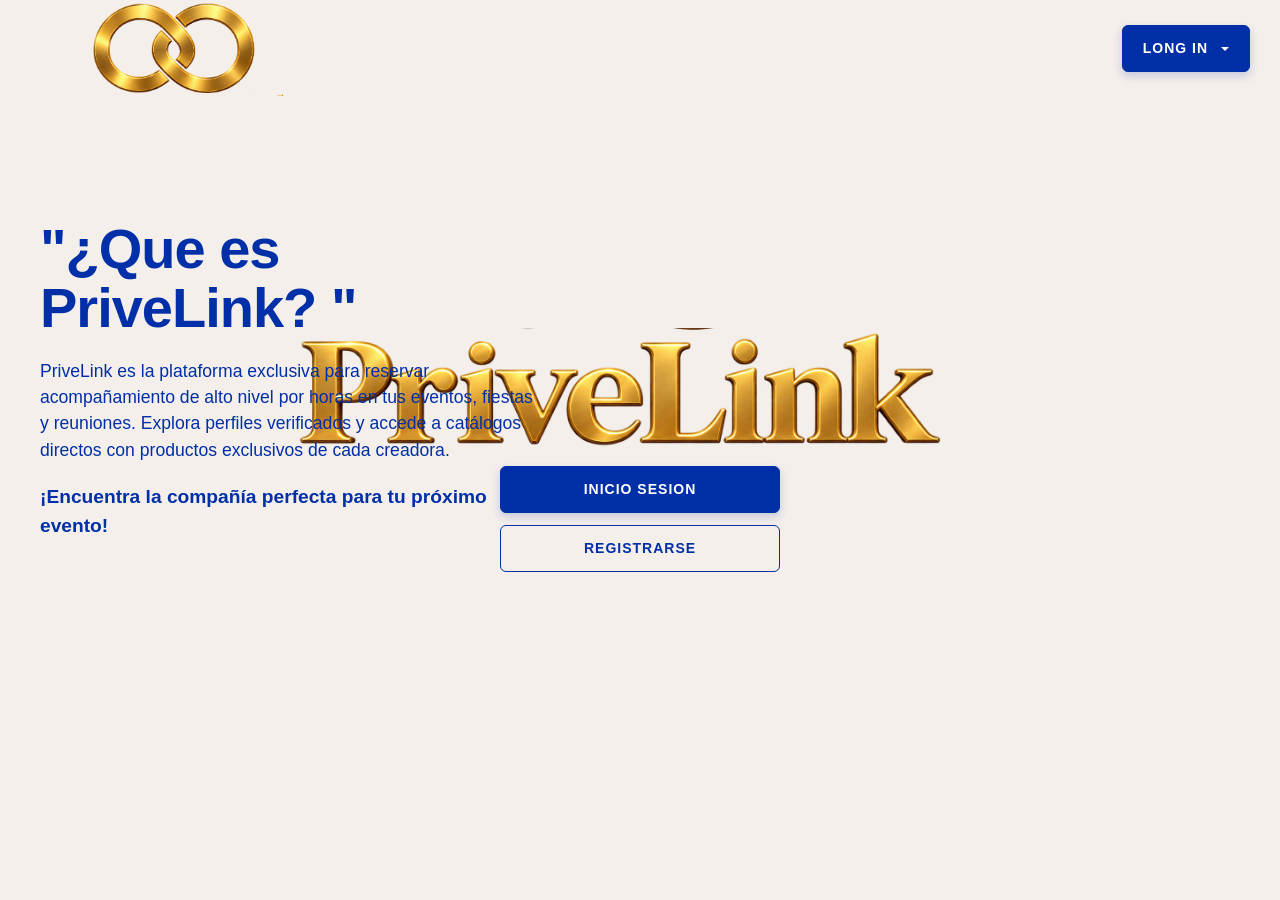
<file: index.html>
<!DOCTYPE html>
<html lang="es">

<head>
    <title>PriveLink</title>
    <meta charset="utf-8">
    <link href="https://cdn.jsdelivr.net/npm/bootstrap@5.3.8/dist/css/bootstrap.min.css" rel="stylesheet"
        integrity="sha384-sRIl4kxILFvY47J16cr9ZwB07vP4J8+LH7qKQnuqkuIAvNWLzeN8tE5YBujZqJLB" crossorigin="anonymous">
    <link rel="stylesheet" href="estilo.css">
</head>

<body>

    <!-- Logo de la esquina izquierda (200px) y boton de logn  -->
    <header class="header-top">
        <div class="logo-container">
            <img src="img/PriveLink_logo.png" alt="Prevelink" class="logo-small">
        </div>

        <div class="inicio">
            <a href="inicio-admin.html">
            <button class="btn btn-custom primary dropdown-toggle" type="button">
                Long in </button></a>
        </div>
    </header>

    <!-- Bloque central agrupado: Logo grande (700px) + Botones -->
    <nav class="hero-center">
        <div id="nombre-grande">
            <img src="img/PriveLink_nombre.png" alt="nombre-pl" class="logo-grande">
        </div>

        <div class="botones">
            <a href="inicio-sesion.html">
            <button class="btn-custom primary" type="button">Inicio Sesion</button></a>
            <button class="btn-custom secondary" type="button">Registrarse</button>
        </div>
    </nav>
    <aside id="mensaje">
        <h1 class= pregunta>
        "¿Que es <br> PriveLink? "</h1>
            <p class="descripcion">
                PriveLink es la plataforma exclusiva para reservar 
                acompañamiento de alto nivel por horas en tus eventos, 
                fiestas y reuniones. Explora perfiles verificados y 
                accede a catálogos directos con productos exclusivos de cada creadora.
            </p>
            <p class="llamado">¡Encuentra la compañía perfecta para tu próximo evento!</p>
    </aside>
    
    <footer id="footer"></footer>

    <script src="js/layout.js"></script>
    <script src="https://cdn.jsdelivr.net/npm/bootstrap@5.3.8/dist/js/bootstrap.bundle.min.js" integrity="sha384-FKyoEForCGlyvwx9Hj09JcYn3nv7wiPVlz7YYwJrWVcXK/BmnVDxM+D2scQbITxI" crossorigin="anonymous"></script>

</body>

 </html>
</file>
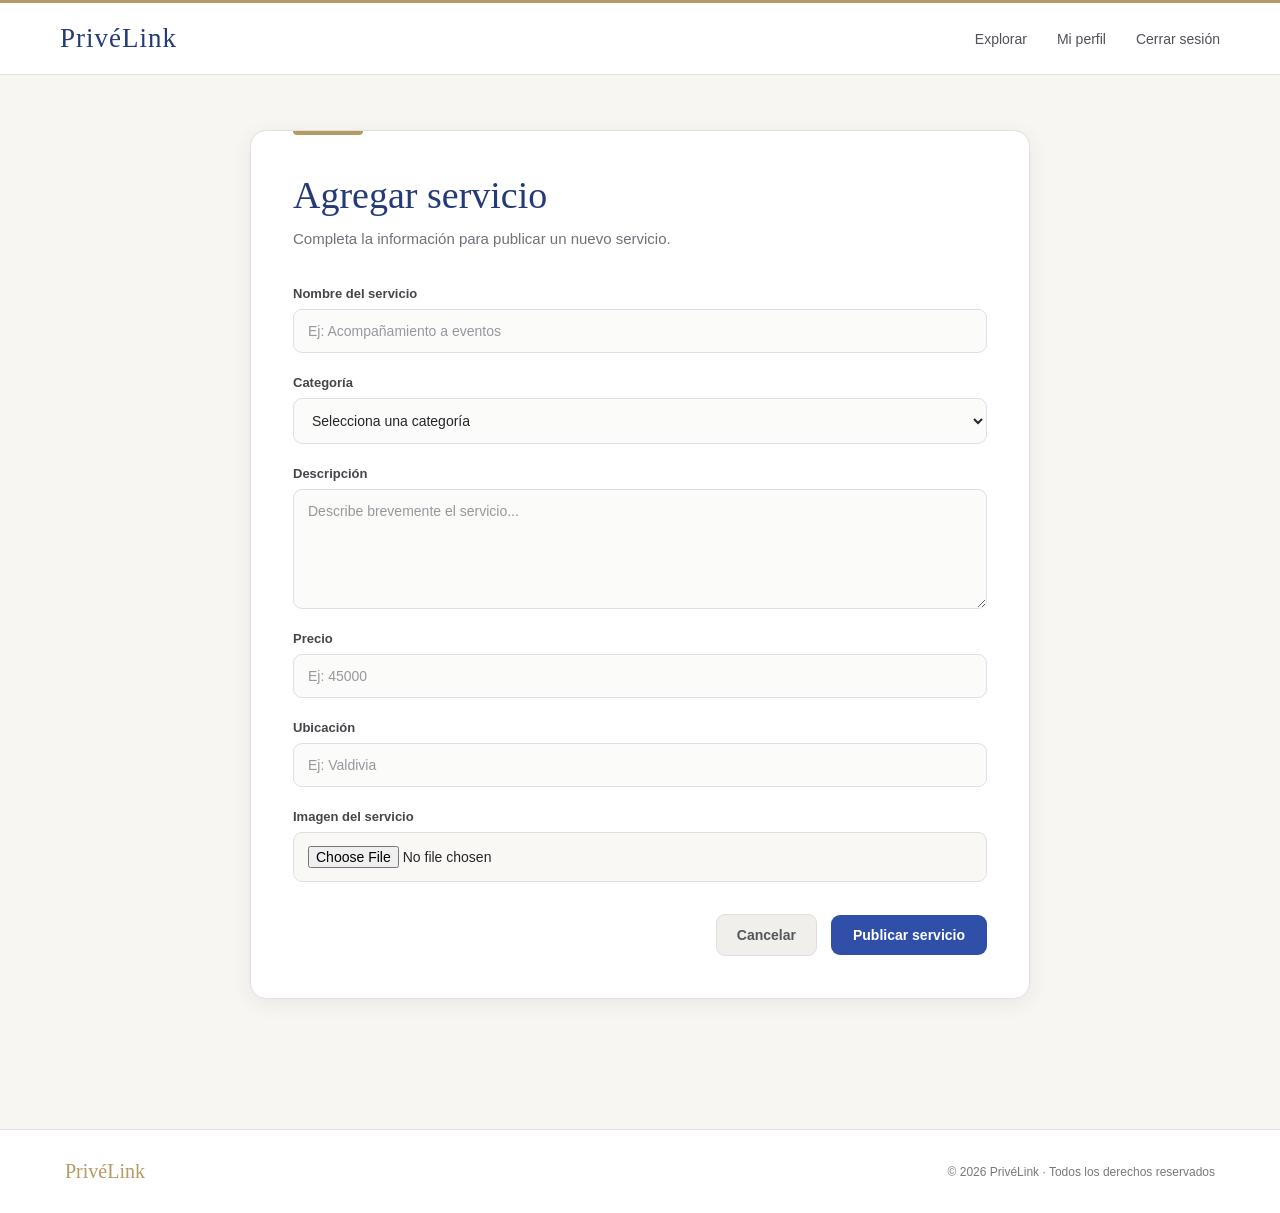
<file: agregar-servicio.html>
<!DOCTYPE html>
<html lang="es">

<head>
    <meta charset="UTF-8">

    <meta name="viewport" content="width=device-width, initial-scale=1.0">

    <title>PrivéLink | Agregar servicio</title>

    <link rel="stylesheet" href="css/layout.css">
    <link rel="stylesheet" href="css/servicio.css">
</head>

<body>

    <!-- Navbar compartido -->
    <header id="navbar"></header>


    <main>

        <section class="contenedor-formulario">

            <div class="encabezado-formulario">

                <h1>Agregar servicio</h1>

                <p>
                    Completa la información para publicar un nuevo servicio.
                </p>

            </div>


            <form class="formulario-servicio">

                <!-- Nombre -->
                <div class="campo">

                    <label for="nombre">
                        Nombre del servicio
                    </label>

                    <input
                        type="text"
                        id="nombre"
                        placeholder="Ej: Acompañamiento a eventos"
                    >

                </div>


                <!-- Categoría -->
                <div class="campo">

                    <label for="categoria">
                        Categoría
                    </label>

                    <select id="categoria">

                        <option value="">
                            Selecciona una categoría
                        </option>

                        <option>
                            Acompañamiento
                        </option>

                        <option>
                            Eventos
                        </option>

                        <option>
                            Cena y compañía
                        </option>

                        <option>
                            Otro
                        </option>

                    </select>

                </div>


                <!-- Descripción -->
                <div class="campo">

                    <label for="descripcion">
                        Descripción
                    </label>

                    <textarea
                        id="descripcion"
                        rows="5"
                        placeholder="Describe brevemente el servicio..."
                    ></textarea>

                </div>


                <!-- Precio -->
                <div class="campo">

                    <label for="precio">
                        Precio
                    </label>

                    <input
                        type="number"
                        id="precio"
                        placeholder="Ej: 45000"
                    >

                </div>


                <!-- Ubicación -->
                <div class="campo">

                    <label for="ubicacion">
                        Ubicación
                    </label>

                    <input
                        type="text"
                        id="ubicacion"
                        placeholder="Ej: Valdivia"
                    >

                </div>


                <!-- Imagen -->
                <div class="campo">

                    <label for="imagen">
                        Imagen del servicio
                    </label>

                    <input
                        type="file"
                        id="imagen"
                        accept="image/*"
                    >

                </div>


                <!-- Botones -->
                <div class="acciones">

                    <a href="perfil.html" class="boton-cancelar">
                        Cancelar
                    </a>

                    <button type="submit" class="boton-publicar">
                        Publicar servicio
                    </button>

                </div>

            </form>

        </section>

    </main>


    <!-- Footer compartido -->
    <footer id="footer"></footer>


    <script src="js/layout.js"></script>
    <script src="js/servicio.js"></script>

</body>

</html>
</file>
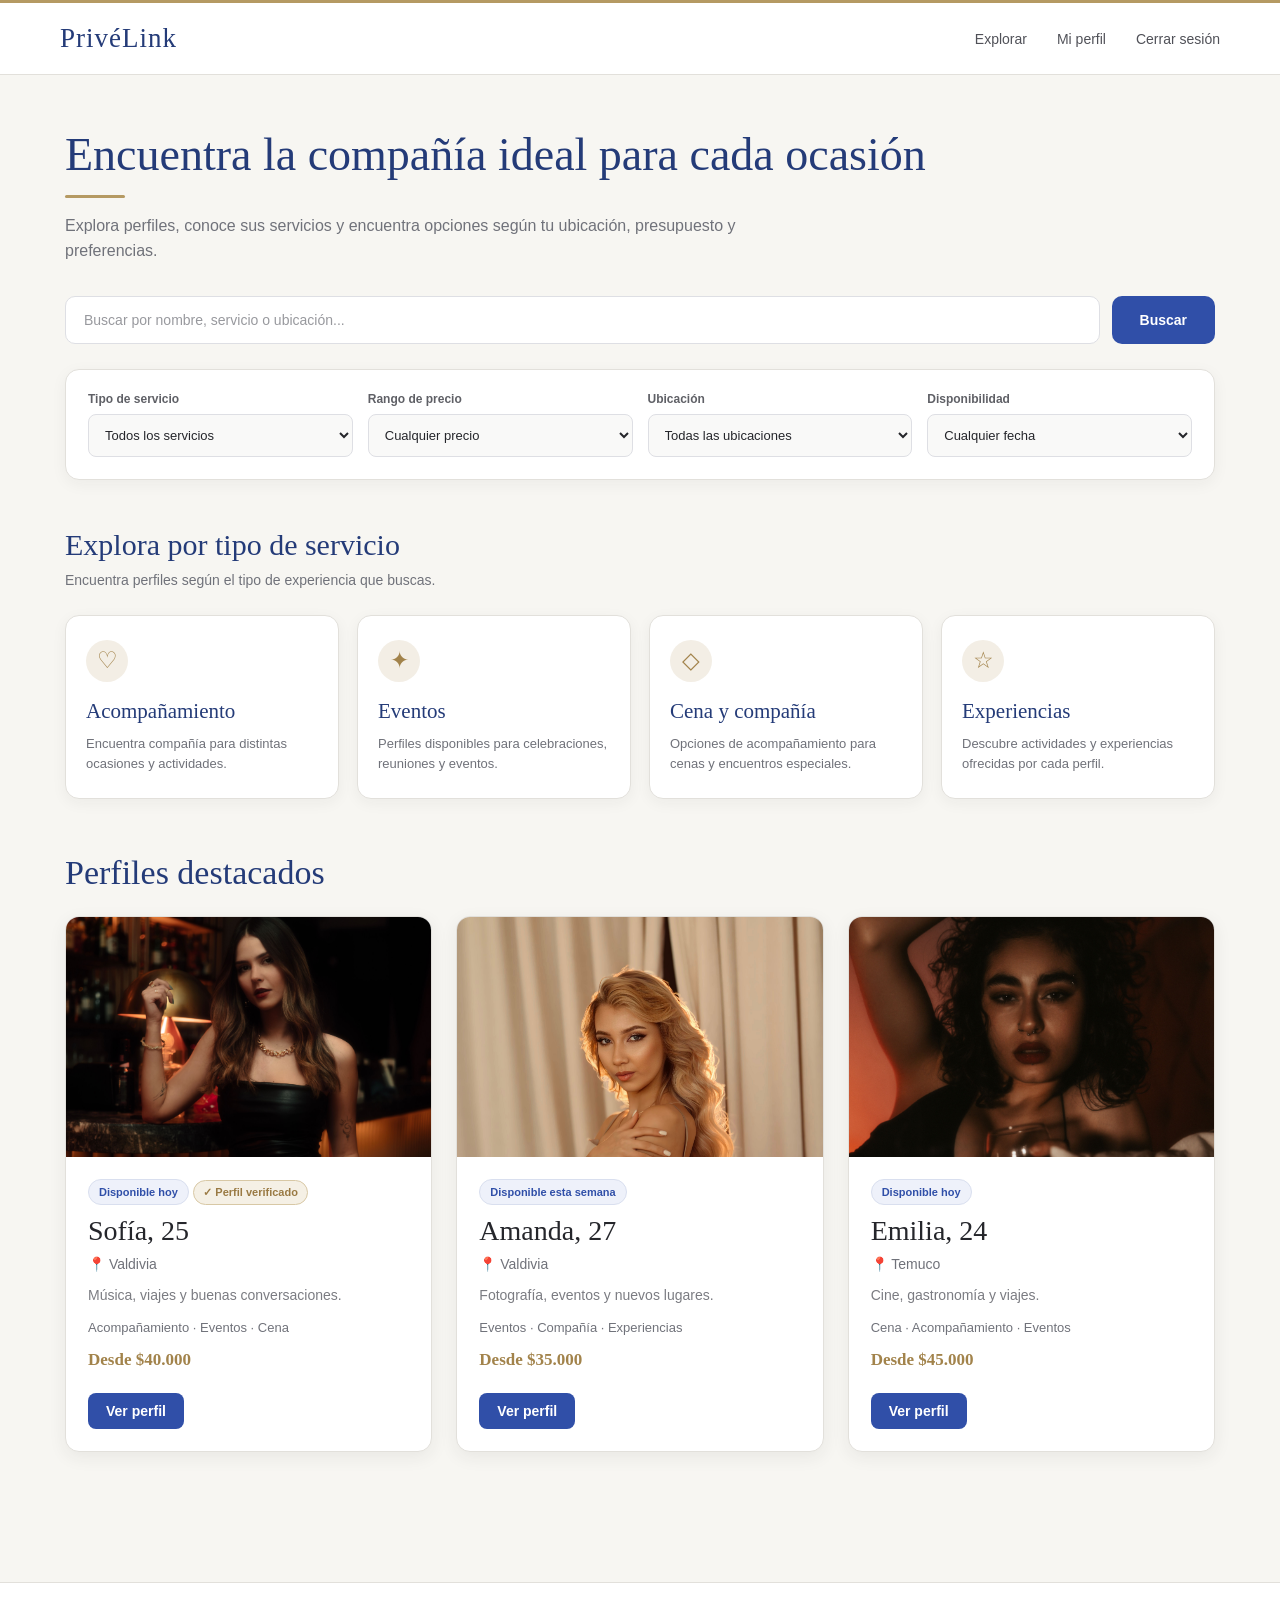
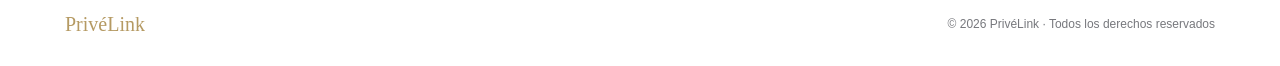
<file: feed.html>
<!DOCTYPE html>
<html lang="es">

<head>
    <meta charset="UTF-8">

    <meta name="viewport" content="width=device-width, initial-scale=1.0">

    <title>PrivéLink | Feed</title>

    <!-- CSS exclusivo de esta página -->
    <link rel="stylesheet" href="css/layout.css">
    <link rel="stylesheet" href="css/feed.css">
</head>

<body>

    <!--
        Aquí más adelante aparecerá el navbar.
        Lo crearemos desde layout.js.
    -->
    <header id="navbar"></header>


    <main>

        <!-- PRESENTACIÓN DEL FEED -->
        <section class="bienvenida">

            <h1>Encuentra la compañía ideal para cada ocasión</h1>

            <p>
                Explora perfiles, conoce sus servicios y encuentra opciones
                según tu ubicación, presupuesto y preferencias.
            </p>

        </section>


        <!-- BUSCADOR -->
        <section class="busqueda">

            <input
                type="search"
                placeholder="Buscar por nombre, servicio o ubicación..."
            >

            <button type="button">
                Buscar
            </button>

        </section>

    <!-- FILTROS DEL FEED -->
    <section class="filtros">

        <!-- Tipo de servicio -->
        <div class="grupo-filtro">

            <label for="filtro-servicio">
                Tipo de servicio
            </label>

            <select id="filtro-servicio">

                <option value="">
                    Todos los servicios
                </option>

                <option value="acompanamiento">
                    Acompañamiento
                </option>

                <option value="eventos">
                    Eventos
                </option>

                <option value="cena">
                    Cena y compañía
                </option>

                <option value="experiencias">
                    Experiencias
                </option>

            </select>

        </div>


        <!-- Precio -->
        <div class="grupo-filtro">

            <label for="filtro-precio">
                Rango de precio
            </label>

            <select id="filtro-precio">

                <option value="">
                    Cualquier precio
                </option>

                <option value="30000">
                    Hasta $30.000
                </option>

                <option value="50000">
                    $30.000 - $50.000
                </option>

                <option value="50001">
                    Más de $50.000
                </option>

            </select>

        </div>


        <!-- Ubicación -->
        <div class="grupo-filtro">

            <label for="filtro-ubicacion">
                Ubicación
            </label>

            <select id="filtro-ubicacion">

                <option value="">
                    Todas las ubicaciones
                </option>

                <option value="valdivia">
                    Valdivia
                </option>

                <option value="temuco">
                    Temuco
                </option>

                <option value="santiago">
                    Santiago
                </option>

            </select>

        </div>


        <!-- Disponibilidad -->
        <div class="grupo-filtro">

            <label for="filtro-disponibilidad">
                Disponibilidad
            </label>

            <select id="filtro-disponibilidad">

                <option value="">
                    Cualquier fecha
                </option>

                <option value="hoy">
                    Disponible hoy
                </option>

                <option value="semana">
                    Esta semana
                </option>

            </select>

        </div>

    </section>
        <!-- TIPOS DE SERVICIO -->
    <section class="categorias">

        <div class="encabezado-categorias">

            <h2>Explora por tipo de servicio</h2>

            <p>
                Encuentra perfiles según el tipo de experiencia que buscas.
            </p>

        </div>


        <div class="contenedor-categorias">

            <!-- CATEGORÍA 1 -->
            <article class="tarjeta-categoria">

                <div class="icono-categoria">
                    ♡
                </div>

                <h3>Acompañamiento</h3>

                <p>
                    Encuentra compañía para distintas ocasiones y actividades.
                </p>

            </article>


            <!-- CATEGORÍA 2 -->
            <article class="tarjeta-categoria">

                <div class="icono-categoria">
                    ✦
                </div>

                <h3>Eventos</h3>

                <p>
                    Perfiles disponibles para celebraciones, reuniones y eventos.
                </p>

            </article>


            <!-- CATEGORÍA 3 -->
            <article class="tarjeta-categoria">

                <div class="icono-categoria">
                    ◇
                </div>

                <h3>Cena y compañía</h3>

                <p>
                    Opciones de acompañamiento para cenas y encuentros especiales.
                </p>

            </article>


            <!-- CATEGORÍA 4 -->
            <article class="tarjeta-categoria">

                <div class="icono-categoria">
                    ☆
                </div>

                <h3>Experiencias</h3>

                <p>
                    Descubre actividades y experiencias ofrecidas por cada perfil.
                </p>

            </article>

        </div>

    </section>

        <!-- SECCIÓN PRINCIPAL DEL FEED -->
        <section class="feed">

            <h2>Perfiles destacados</h2>

            <div id="mensaje-sin-resultados" class="mensaje-sin-resultados">
                
                <h3>No encontramos perfiles</h3>

                <p>
                    Prueba modificando tu búsqueda o seleccionando otros filtros.
                </p>
                
            </div>


            <div class="contenedor-perfiles">

                <!-- PERFIL 1 -->
                <article class="tarjeta-perfil">

                    <div class="foto-perfil">
                        <img src="img/sofia.jpg" alt="Perfil de Sofía" class="foto-sofia">
                    </div>

                    <div class="informacion-perfil">

                        <div class="estado-perfil">
                            Disponible hoy
                        </div>
                        <div class="perfil-verificado">
                            ✓ Perfil verificado
                        </div>

                        <h3>Sofía, 25</h3>

                        <p class="ubicacion-perfil">
                            📍 Valdivia
                        </p>

                        <p class="descripcion">
                            Música, viajes y buenas conversaciones.
                        </p>

                        <p class="tipo-servicio">
                            Acompañamiento · Eventos · Cena
                        </p>

                        <p class="precio-desde">
                            Desde $40.000
                        </p>

                        <a href="perfil.html">
                            Ver perfil
                        </a>

                    </div>

                </article>


                <!-- PERFIL 2 -->
                <article class="tarjeta-perfil">

                    <div class="foto-perfil">
                        <img src="img/amanda.jpg" alt="Perfil de Amanda" class="foto-amanda">
                    </div>

                    <div class="informacion-perfil">

                        <div class="estado-perfil">
                            Disponible esta semana
                        </div>

                        <h3>Amanda, 27</h3>

                        <p class="ubicacion-perfil">
                            📍 Valdivia
                        </p>

                        <p class="descripcion">
                            Fotografía, eventos y nuevos lugares.
                        </p>

                        <p class="tipo-servicio">
                            Eventos · Compañía · Experiencias
                        </p>

                        <p class="precio-desde">
                            Desde $35.000
                        </p>

                        <a href="#">
                            Ver perfil
                        </a>

                    </div>

                </article>


                <!-- PERFIL 3 -->
                <article class="tarjeta-perfil">

                    <div class="foto-perfil">
                        <img src="img/emilia.jpg" alt="Perfil de Emilia" class="foto-emilia">
                    </div>

                    <div class="informacion-perfil">

                        <div class="estado-perfil">
                            Disponible hoy
                        </div>

                        <h3>Emilia, 24</h3>

                        <p class="ubicacion-perfil">
                            📍 Temuco
                        </p>

                        <p class="descripcion">
                            Cine, gastronomía y viajes.
                        </p>

                        <p class="tipo-servicio">
                            Cena · Acompañamiento · Eventos
                        </p>

                        <p class="precio-desde">
                            Desde $45.000
                        </p>

                        <a href="#">
                            Ver perfil
                        </a>

                    </div>

                </article>

            </div>

        </section>

    </main>


    <!--
        Aquí más adelante aparecerá el footer.
        También vendrá desde layout.js.
    -->
    <footer id="footer"></footer>


    <!-- Más adelante usaremos este archivo para navbar y footer -->
    <script src="js/layout.js"></script>
    <script src="js/feed.js"></script>

</body>
</html>
</file>
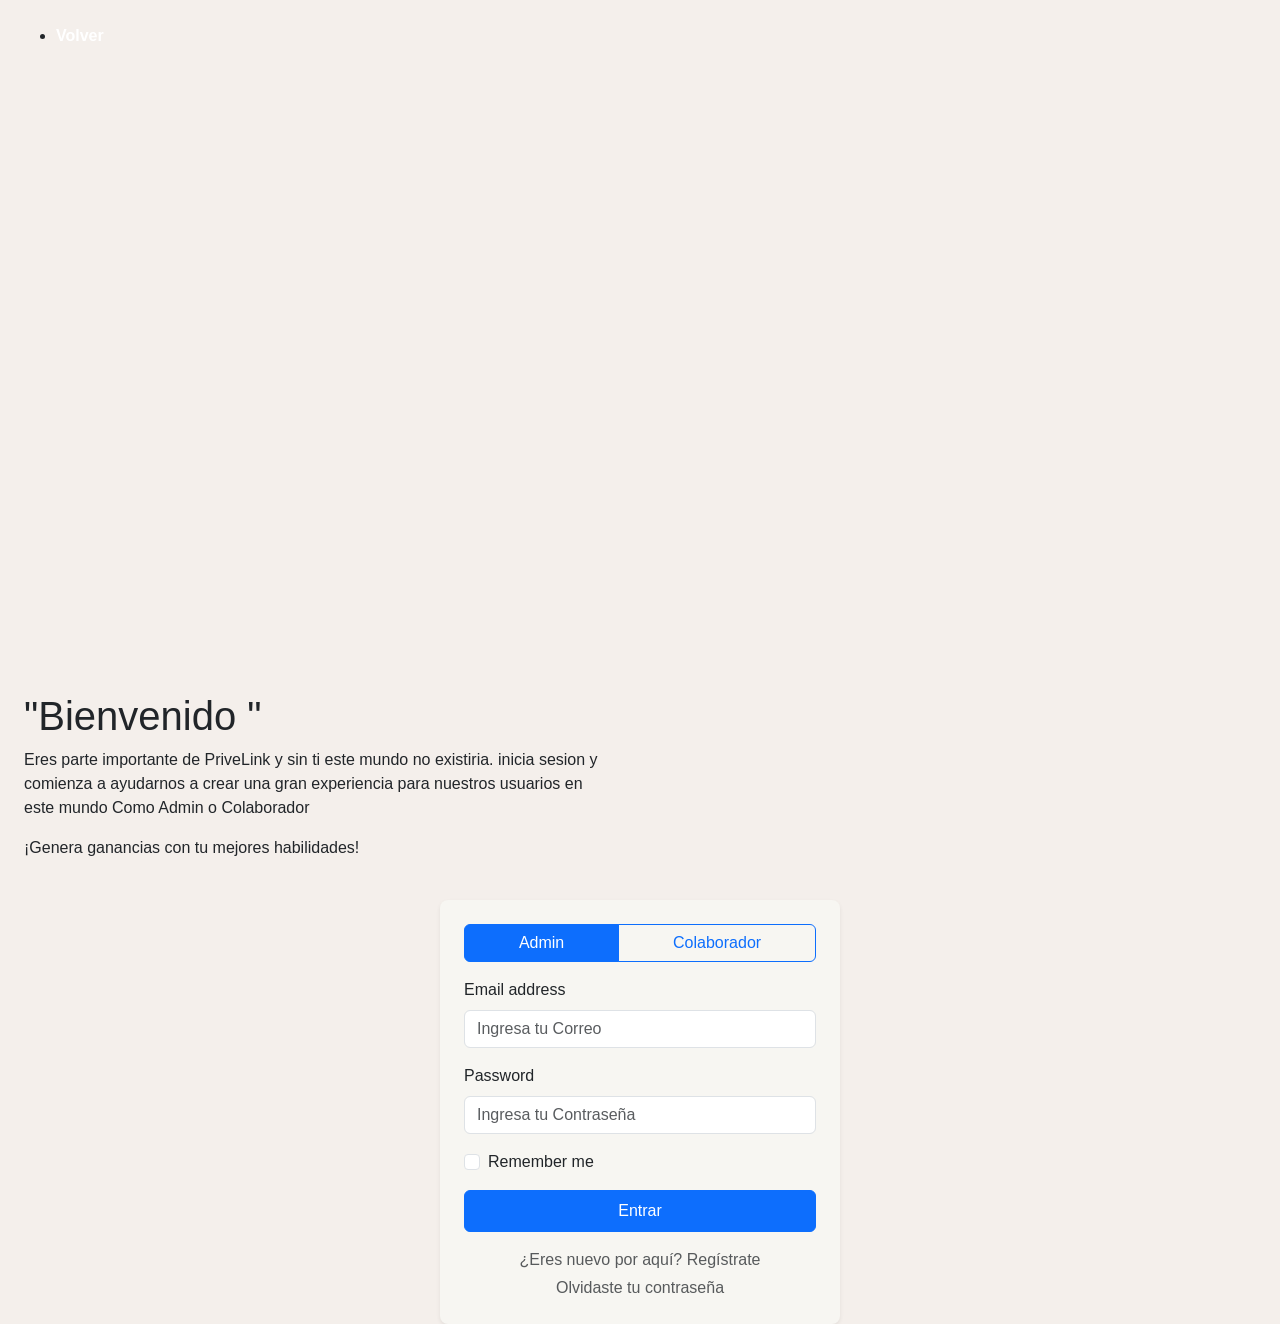
<file: inicio-admin.html>
<!DOCTYPE html>
<html lang="es">

<head>
    <title>PriveLink</title>
    <meta charset="utf-8">
    <link href="https://cdn.jsdelivr.net/npm/bootstrap@5.3.8/dist/css/bootstrap.min.css" rel="stylesheet"
        integrity="sha384-sRIl4kxILFvY47J16cr9ZwB07vP4J8+LH7qKQnuqkuIAvNWLzeN8tE5YBujZqJLB" crossorigin="anonymous">
    <link rel="stylesheet" href="estilo.css">
</head>
<body>

    <div class="container-fluid vh-100 p-0">
        <div class="row g-0 h-100">

            <!-- LADO IZQUIERDO AZUL -->
            <header class="col-md-6 bg-cobalto p-4 d-flex flex-column justify-content-between">
                <nav>
                    <ul class="list1-unstyled m-0">
                        <li><a href="index.html" class="text-white text-decoration-none fw-bold">Volver</a></li>
                    </ul>
                </nav>
                <nav id="Mensaje">
                    <h1 class=pregunta> "Bienvenido "</h1>
                    <p class="descripcion">
                        Eres parte importante de PriveLink y sin ti 
                        este mundo no existiria.
                        inicia sesion y comienza a ayudarnos a crear 
                        una gran experiencia para nuestros usuarios en este mundo
                        Como Admin o Colaborador  
                    </p>
                    <p class="llamado">¡Genera ganancias con tu mejores habilidades!</p>
                </nav>
            </header>
        </div>


        <div class="card p-4 shadow-sm border-0 rounded-3" style="max-width: 400px; margin: 0 auto; background-color: #F7F6F2;">
    <!-- SELECCIÓN DE ROL (ADMIN O COLABORADOR) -->
    <div class="btn-group w-100 mb-3" role="group" aria-label="Seleccion de rol">
        <input type="radio" class="btn-check" name="rolSelect" id="rolAdmin" value="admin" checked>
        <label class="btn btn-outline-primary" for="rolAdmin">Admin</label>

        <input type="radio" class="btn-check" name="rolSelect" id="rolColaborador" value="colaborador">
        <label class="btn btn-outline-primary" for="rolColaborador">Colaborador</label>
    </div>

    <nav id="inicio-sesion">
    <form>
        <div class="mb-3">
            <label for="inputEmail" class="form-label text-dark">Email address</label>
            <input type="email" class="form-control" id="exampleDropdownFormEmail1" placeholder="Ingresa tu Correo">
        </div>

        <div class="mb-3">
            <label for="inputPassword" class="form-label text-dark">Password</label>
            <input type="password" class="form-control" id="exampleDropdownFormPassword1" placeholder="Ingresa tu Contraseña">
        </div>

        <div class="mb-3 form-check">
            <input type="checkbox" class="form-check-input" id="dropdownCheck">
            <label class="form-check-label text-dark" for="dropdownCheck">Remember me</label>
        </div>

        <button id="btn-inicio-sesion" type="submit" class="btn btn-primary w-100 py-2">Entrar</button>

        <div class="text-center mt-3">
            <a href="#" class="d-block text-decoration-none text-muted mb-1 fs-6">¿Eres nuevo por aquí? Regístrate</a>
            <a href="#" class="d-block text-decoration-none text-muted fs-6">Olvidaste tu contraseña</a>
        </div>
    
        </nav>
    </form>
</div>

    <footer id="footer"></footer>

    <script src="js/layout.js"></script>
    <script src="https://cdn.jsdelivr.net/npm/bootstrap@5.3.2/dist/js/bootstrap.bundle.min.js"></script>
    <script src="js.rosa/inicio-sesion.js"></script>
    

</body>
</html>
</file>
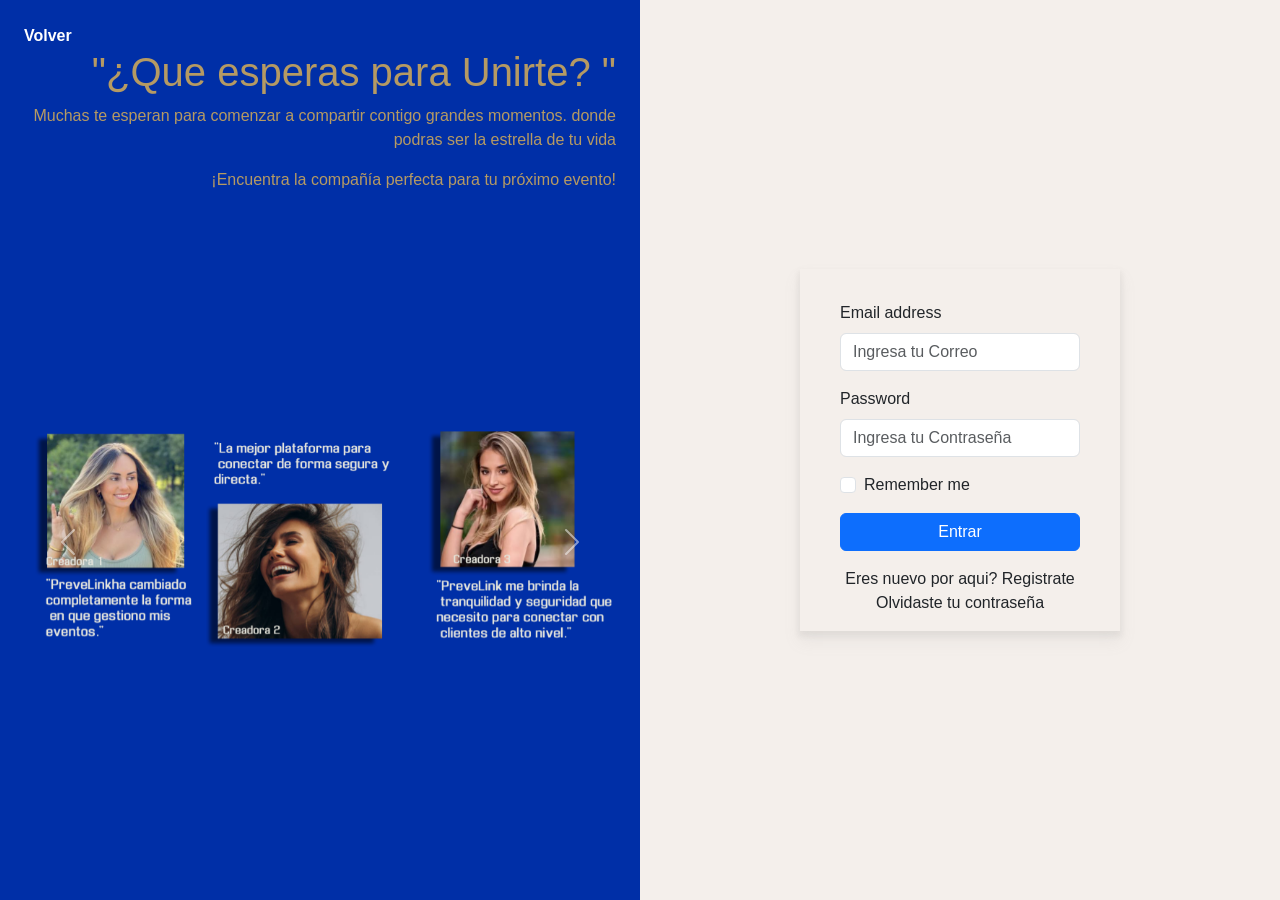
<file: inicio-sesion.html>
<!DOCTYPE html>
<html lang="es">

<head>
    <meta charset="UTF-8">
    <meta name="viewport" content="width=device-width, initial-scale=1.0">
    <title>Iniciar sesión</title>
    <!-- CDN de Bootstrap 5.3.2 -->
    <link href="https://cdn.jsdelivr.net/npm/bootstrap@5.3.2/dist/css/bootstrap.min.css" rel="stylesheet">
    <link rel="stylesheet" href="estilo.inicio.css">
</head>

<body>

    <div class="container-fluid vh-100 p-0">
        <div class="row g-0 h-100">

            <!-- LADO IZQUIERDO AZUL -->
            <header class="col-md-6 bg-cobalto p-4 d-flex flex-column justify-content-between">
                <!-- Botón Volver arriba -->
                <nav>
                    <ul class="list-unstyled m-0">
                        <li><a href="index.html" class="text-white text-decoration-none fw-bold">Volver</a></li>
                    </ul>
                </nav>


                <nav id="Mensaje-inicio">
                    <h1 class=pregunta> "¿Que esperas para Unirte? "</h1>
                    <p class="descripcion">
                        Muchas te esperan para comenzar a compartir contigo grandes momentos. donde podras 
                        ser la estrella de tu vida 
                    </p>
                    <p class="llamado">¡Encuentra la compañía perfecta para tu próximo evento!</p>
                </nav>

                <!-- CARRUSEL CENTRADO AL MEDIO -->
                <div id="carruselCreadoras" class="carousel slide my-auto" data-bs-ride="carousel">
                    <div class="carousel-inner">

                        <!-- DIAPOSITIVA 1 -->
                        <div class="carousel-item active">
                            <div>
                                <img src="img/Banner. chicas.png" class="img-fluid w-100" alt="Creadora 1">
                            </div>
                        </div>

                        <!-- DIAPOSITIVA 2 -->
                        <div class="carousel-item">
                            <div>
                                <img src="img/bannar.chica.2.png" class="img-fluid w-100" alt="Creadora 2">
                            </div>
                        </div>

                    </div>

                    <!-- CONTROLES ANTERIOR Y SIGUIENTE -->
                    <button class="carousel-control-prev" type="button" data-bs-target="#carruselCreadoras"
                        data-bs-slide="prev">
                        <span class="carousel-control-prev-icon" aria-hidden="true"></span>
                        <span class="visually-hidden">Anterior</span>
                    </button>
                    <button class="carousel-control-next" type="button" data-bs-target="#carruselCreadoras"
                        data-bs-slide="next">
                        <span class="carousel-control-next-icon" aria-hidden="true"></span>
                        <span class="visually-hidden">Siguiente</span>
                    </button>
                </div>

                <!-- Div vacío para mantener el equilibrio del flexbox -->
                <div></div>
            </header>

            <!-- LADO DERECHO FORMULARIO -->

            <div class="col-md-6 d-flex justify-content-center align-items-center p-3">
                <nav id="inicio-sesion">
                    <div>
                        <form class="px-4 py-3">
                            <div class="mb-3">
                                <label for="exampleDropdownFormEmail1" class="form-label">Email address</label>
                                <input type="email" class="form-control" id="exampleDropdownFormEmail1"
                                    placeholder="Ingresa tu Correo">
                            </div>
                            <div class="mb-3">
                                <label for="exampleDropdownFormPassword1" class="form-label">Password</label>
                                <input type="password" class="form-control" id="exampleDropdownFormPassword1"
                                    placeholder="Ingresa tu Contraseña">
                            </div>
                            <div class="mb-3">
                                <div class="form-check">
                                    <input type="checkbox" class="form-check-input" id="dropdownCheck">
                                    <label class="form-check-label" for="dropdownCheck">
                                        Remember me
                                    </label>
                                </div>
                            </div>
                            <button id="btn-inicio-sesion" class="btn btn-primary w-100">Entrar</button>
                        </form>
                        <div class="dropdown-divider"></div>
                        <a class="dropdown-item text-center" href="#">Eres nuevo por aqui? Registrate </a>
                        <a class="dropdown-item text-center" href="#">Olvidaste tu contraseña</a>
                    </div>
                </nav>
            </div>

        </div>
    </div>

 <footer id="footer"></footer>

    <script src="js/layout.js"></script>
    <script src="https://cdn.jsdelivr.net/npm/bootstrap@5.3.2/dist/js/bootstrap.bundle.min.js"></script>
    <script src="js.rosa/inicio-sesion.js"></script>
</body>

</html>
</file>
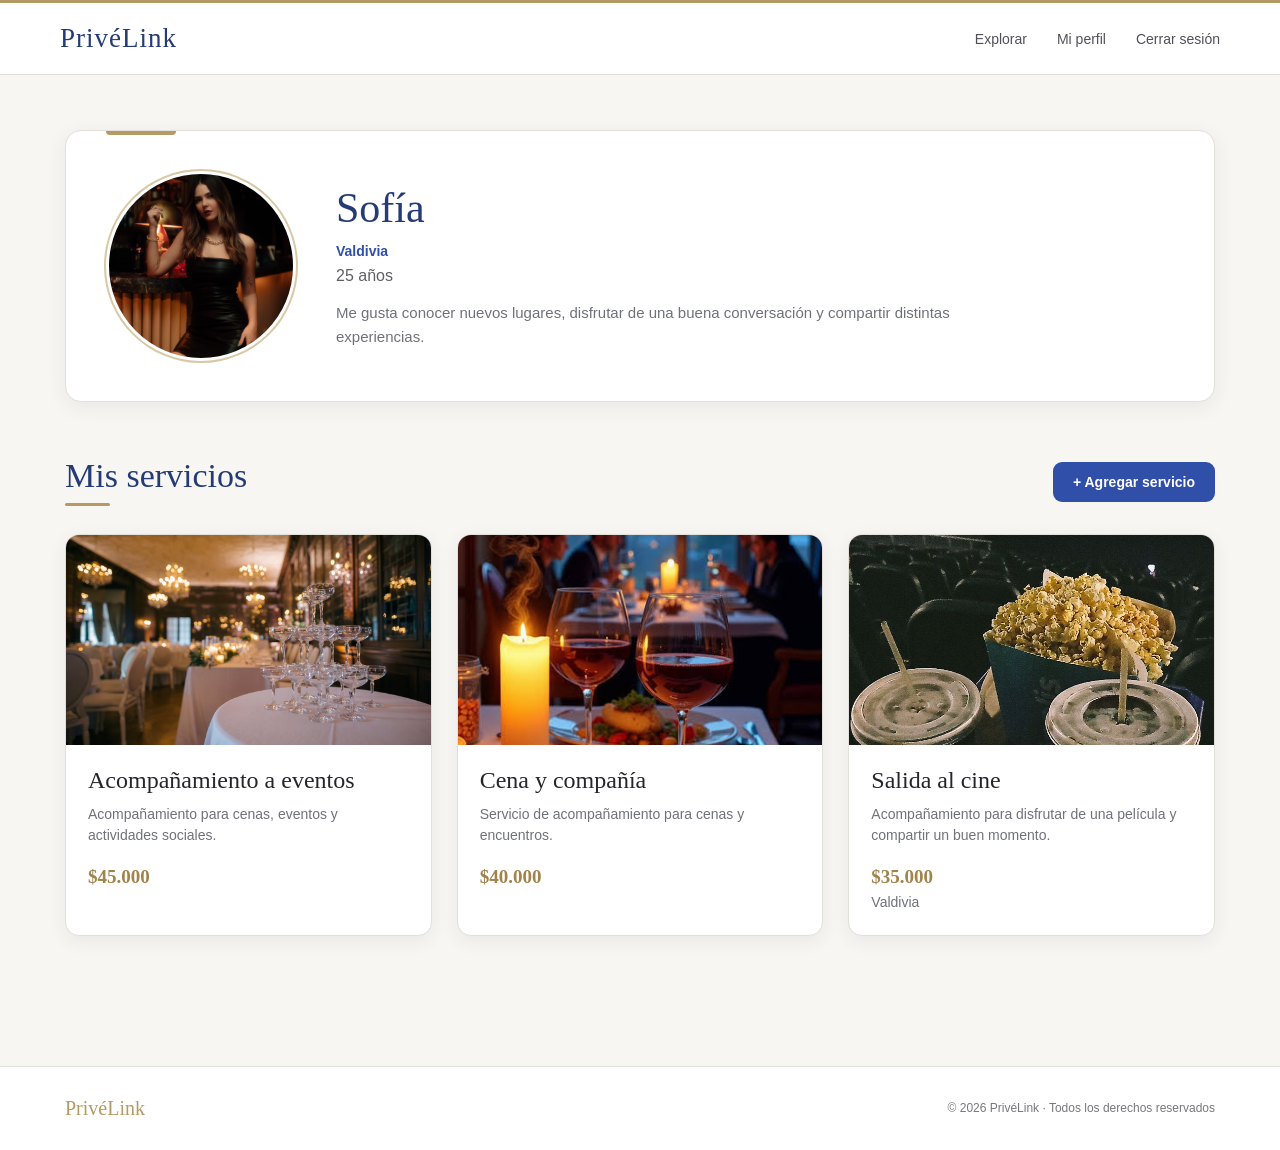
<file: perfil.html>
<!DOCTYPE html>
<html lang="es">

<head>
    <meta charset="UTF-8">

    <meta name="viewport" content="width=device-width, initial-scale=1.0">

    <title>PrivéLink | Perfil</title>

    <link rel="stylesheet" href="css/layout.css">
    <link rel="stylesheet" href="css/perfil.css">

</head>

<body>

    <!-- Navbar compartido -->
    <header id="navbar"></header>


    <main>

        <!-- INFORMACIÓN PRINCIPAL DEL PERFIL -->
        <section class="perfil">

            <div class="foto-principal">
                <img src="img/sofia.jpg" alt="Perfil de Sofía">
            </div>

            <div class="datos-perfil">

                <h1>Sofía</h1>

                <p class="ubicacion">
                    Valdivia
                </p>

                <p>
                    25 años
                </p>

                <p class="descripcion">
                    Me gusta conocer nuevos lugares, disfrutar de una buena
                    conversación y compartir distintas experiencias.
                </p>

            </div>

        </section>


        <!-- SERVICIOS DE LA TRABAJADORA -->
        <section class="servicios">

            <div class="encabezado-servicios">

                <h2>Mis servicios</h2>

                <a href="agregar-servicio.html" class="boton-agregar">
                    + Agregar servicio
                </a>

            </div>


            <div class="contenedor-servicios">


                <!-- SERVICIO 1 -->
                <article class="tarjeta-servicio">

                    <div class="imagen-servicio">
                        <img
                            src="img/servicio-evento.jpg"
                            alt="Ambiente elegante para acompañamiento a eventos"
                        >
                    </div>

                    <div class="informacion-servicio">

                        <h3>Acompañamiento a eventos</h3>

                        <p>
                            Acompañamiento para cenas, eventos y actividades sociales.
                        </p>

                        <p class="precio">
                            $45.000
                        </p>

                    </div>

                </article>


                <!-- SERVICIO 2 -->
                <article class="tarjeta-servicio">

                    <div class="imagen-servicio">
                        <img
                            src="img/servicio-cena.jpg"
                            alt="Mesa preparada para cena y compañía"
                        >
                    </div>

                    <div class="informacion-servicio">

                        <h3>Cena y compañía</h3>

                        <p>
                            Servicio de acompañamiento para cenas y encuentros.
                        </p>

                        <p class="precio">
                            $40.000
                        </p>

                    </div>

                </article>


            </div>

        </section>

    </main>


    <!-- Footer compartido -->
    <footer id="footer"></footer>


    <script src="js/layout.js"></script>
    <script src="js/perfil.js"></script>


    
</body>
</html>
</file>
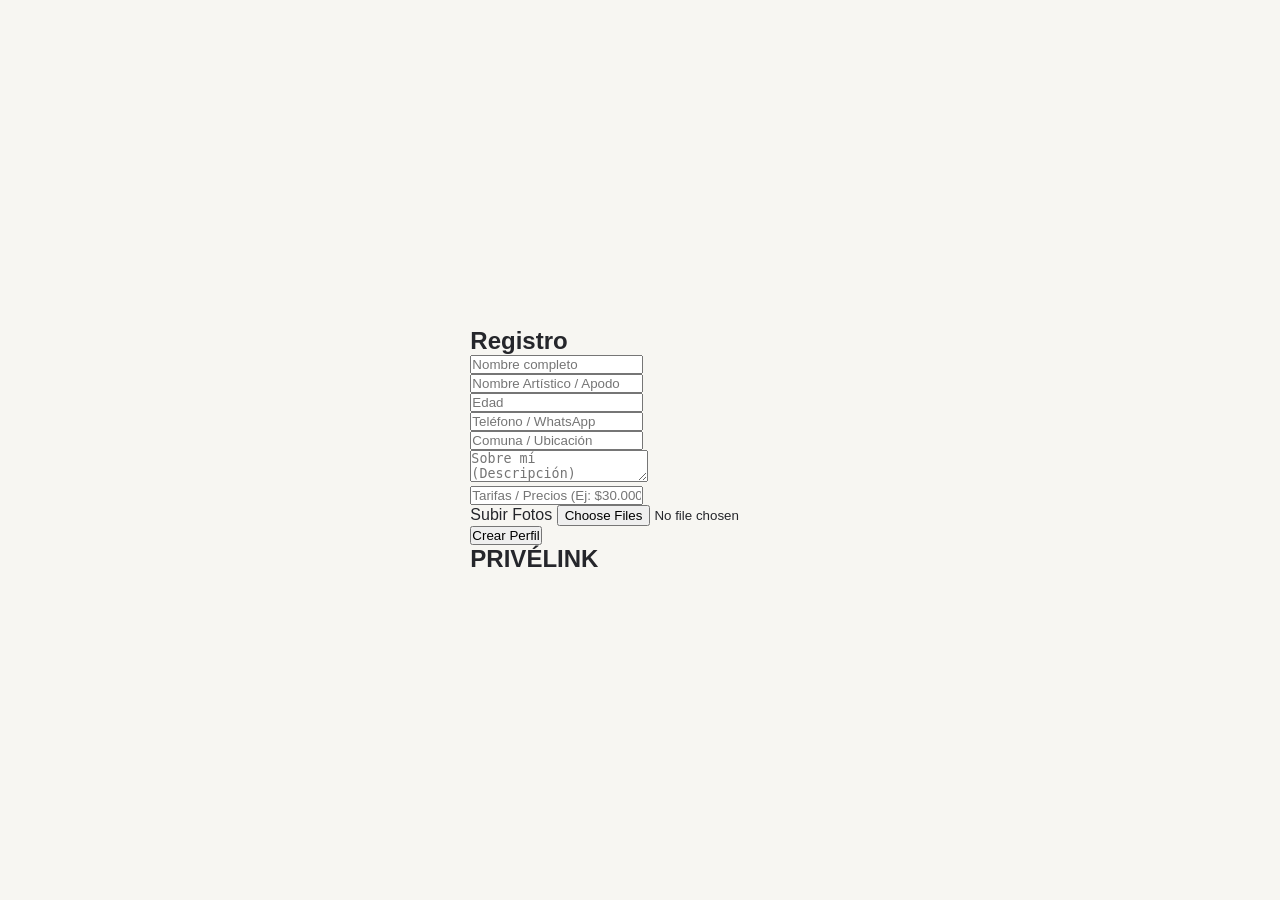
<file: registro.html>
<!DOCTYPE html>
<html lang="es">
<head>
  <meta charset="UTF-8">
  <meta name="viewport" content="width=device-width, initial-scale=1.0">
  <title>Registro de Trabajador/a - Privélink</title>

  <link rel="preconnect" href="https://fonts.googleapis.com">
  <link rel="preconnect" href="https://fonts.gstatic.com" crossorigin>
  <link href="https://fonts.googleapis.com/css2?family=Playfair+Display:wght@600;800&family=Poppins:wght@300;400;600&display=swap" rel="stylesheet">
  <link rel="stylesheet" href="style.css">
</head>
<body>

  <main class="pantalla-dividida">
    
    
    <section class="tarjeta-registro">
      <h2>Registro</h2>
      
      <form id="registro-trabajadora">
        <div class="campo">
          <input type="text" id="nombre" name="nombre" placeholder="Nombre completo" required>
        </div>

        <div class="campo">
          <input type="text" id="apodo" name="apodo" placeholder="Nombre Artístico / Apodo" required>
        </div>

        <div class="campo">
          <input type="number" id="edad" name="edad" placeholder="Edad" min="18" required>
        </div>

        <div class="campo">
          <input type="tel" id="telefono" name="telefono" placeholder="Teléfono / WhatsApp" required>
        </div>

        <div class="campo">
          <input type="text" id="comuna" name="comuna" placeholder="Comuna / Ubicación" required>
        </div>

        <div class="campo">
          <textarea id="descripcion" name="descripcion" rows="2" placeholder="Sobre mí (Descripción)" required></textarea>
        </div>

        <div class="campo">
          <input type="text" id="tarifas" name="tarifas" placeholder="Tarifas / Precios (Ej: $30.000/hr)">
        </div>

        <div class="campo-foto">
          <label for="fotos">Subir Fotos</label>
          <input type="file" id="fotos" name="fotos" accept="image/*" multiple>
        </div>

        <button type="submit" class="btn-enviar">Crear Perfil</button>
      </form>
    </section>

    
    <section class="lado-derecho">
      <h1 class="marca-titulo">PRIVÉLINK</h1>
    </section>

  </main>

</body>
</html>
</file>
<file: estilo.css>
* {
  box-sizing: border-box;
  margin: 0;
  padding: 0;
}

body {
  background-color: #F4EFEB;
  min-height: 100vh;
  position: relative;
  font-family: sans-serif;
}


.header-top {
  position: absolute;
  top: 0px;
  left: 0;
  width: 100%;
  display: flex;
  justify-content: space-between;
  align-items: center;
  padding: 0 30px;
  z-index: 100;
  box-sizing: border-box;
}

.logo-small {
  width: 300px;
  height: auto;
  display: block;
}

/* 2. CONTENEDOR CENTRAL QUE ALINEA TODO AL CENTRO */
.hero-center {
  display: flex;
  flex-direction: column;
  align-items: center;
  justify-content: center;
  width: 100%;
  min-height: 100vh;
}


#nombre-grande {
  display: flex;
  justify-content: center;
  animation: flotar 3s ease-in-out infinite;
}

.logo-grande {
  width: 700px;
  max-width: 90vw;
  height: auto;
  display: block;
}

@keyframes flotar {
  0% { transform: translateY(0px); }
  50% { transform: translateY(-6px); }
  100% { transform: translateY(0px); }
}



.botones {
  display: flex;
  flex-direction: column;
  gap: 12px;
  width: 100%;
  max-width: 280px; /* Ancho ajustado para que los botones se vean delgados y elegantes */

  width: 100%;
  display: flex;
  justify-content: center;
  margin-top: 10px;
}

/* ESTILO AZUL COBALTO */
.btn-custom {
  width: 100%;
  padding: 12px 20px;
  font-size: 14px;
  font-weight: 600;
  letter-spacing: 1px;
  text-transform: uppercase;
  border-radius: 6px;
  cursor: pointer;
  transition: all 0.3s ease;
}

.btn-custom.primary {
  background-color: #002FA7;
  color: #FFFFFF;
  border: 1px solid #002FA7;
  box-shadow: 0 4px 10px rgba(0, 47, 167, 0.2);
}

.btn-custom.primary:hover {
  background-color: #002175;
}

.btn-custom.secondary {
  background-color: transparent;
  color: #002FA7;
  border: 1px solid #002FA7;
}

.btn-custom.secondary:hover {
  background-color: rgba(0, 47, 167, 0.08);
}




.inicio {
 position: static
}


.inicio .dropdown-toggle::after {
  vertical-align: middle;
  margin-left: 8px;
}

.inicio .btn-custom.primary:focus,
.inicio .show > .btn-custom.primary {
  background-color: #002175;
  border-color: #002175;
  color: #FFFFFF;
}


.dropdown-menu .dropdown-item:hover {
  background-color: rgba(0, 47, 167, 0.08);
  color: #002FA7;
}


#mensaje {
 position: absolute;
  top: 220px; /* Misma distancia vertical desde arriba que el logo */
  left: 40px; /* Misma distancia horizontal desde la izquierda que el logo */
  max-width: 500px; /* Ancho para mantener la forma del texto */
  margin: 0;
  padding: 0;
  z-index: 10;
}


#mensaje .pregunta {
  color: #002FA7;
  font-size: 3.5rem;
  font-weight: 800;
  line-height: 1.05;
  margin-bottom: 20px;
  letter-spacing: -1px;
}

#mensaje .descripcion {
  color: #002FA7;
  font-size: 1.1rem;
  line-height: 1.5;
  margin-bottom: 20px;
}

#mensaje .llamado {
  color: #002FA7;
  font-size: 1.2rem;
  font-weight: 700;
}
</file>
<file: css/layout.css>
/* ---------- NAVBAR COMPARTIDO ---------- */

.navbar {
    display: flex;
    justify-content: space-between;
    align-items: center;

    padding: 20px 60px;

    background-color: #ffffff;

    border-top: 3px solid #b59a63;
    border-bottom: 1px solid #e2e0db;
}


/* ---------- LOGO ---------- */

.logo a {
    font-family: Georgia, "Times New Roman", serif;

    font-size: 27px;
    font-weight: normal;

    letter-spacing: 1px;

    text-decoration: none;

    color: #243b78;
}


/* ---------- LINKS DEL NAVBAR ---------- */

.navbar-links {
    display: flex;
    align-items: center;

    gap: 30px;
}

.navbar-links a {
    position: relative;

    padding: 6px 0;

    font-family: "Trebuchet MS", Arial, sans-serif;

    font-size: 14px;

    text-decoration: none;

    color: #505158;

    transition: color 0.2s ease;
}

.navbar-links a:hover {
    color: #243b78;
}


/* Línea dorada al pasar sobre un enlace */

.navbar-links a::after {
    content: "";

    position: absolute;

    left: 0;
    bottom: 0;

    width: 0;
    height: 2px;

    background-color: #b59a63;

    transition: width 0.2s ease;
}

.navbar-links a:hover::after {
    width: 100%;
}


/* ---------- FOOTER COMPARTIDO ---------- */

#footer {
    margin-top: 50px;

    padding: 30px 60px;

    background-color: #ffffff;

    border-top: 1px solid #e2e0db;
}

.footer-contenido {
    display: flex;

    justify-content: space-between;
    align-items: center;

    max-width: 1150px;

    margin: 0 auto;
}

.footer-logo {
    font-family: Georgia, "Times New Roman", serif;

    font-size: 20px;

    color: #b59a63;
}

.footer-contenido p {
    font-family: "Trebuchet MS", Arial, sans-serif;

    font-size: 12px;

    color: #77787d;
}


/* ---------- RESPONSIVE ---------- */

@media (max-width: 700px) {

    .navbar {
        padding: 18px 20px;
    }

    .navbar-links {
        gap: 15px;
    }

    .logo a {
        font-size: 22px;
    }

    .navbar-links a {
        font-size: 12px;
    }

    #footer {
        padding: 25px 20px;
    }

    .footer-contenido {
        flex-direction: column;

        gap: 10px;

        text-align: center;
    }
}
</file>
<file: css/servicio.css>
/* ---------- CONFIGURACIÓN GENERAL ---------- */

* {
    margin: 0;
    padding: 0;
    box-sizing: border-box;
}

body {
    font-family: "Trebuchet MS", Arial, Helvetica, sans-serif;
    background-color: #f7f6f2;
    color: #25262b;
}


/* ---------- CONTENIDO PRINCIPAL ---------- */

main {
    width: 90%;
    max-width: 780px;

    margin: 0 auto;
    padding: 55px 0 80px;
}


/* ---------- CONTENEDOR DEL FORMULARIO ---------- */

.contenedor-formulario {
    position: relative;

    background-color: #ffffff;

    padding: 42px;

    border: 1px solid #e2e0db;
    border-radius: 16px;

    box-shadow:
        0 5px 20px rgba(40, 40, 40, 0.07);
}


/* Línea dorada decorativa */

.contenedor-formulario::before {
    content: "";

    position: absolute;

    top: 0;
    left: 42px;

    width: 70px;
    height: 4px;

    background-color: #b59a63;

    border-radius: 0 0 5px 5px;
}


/* ---------- ENCABEZADO ---------- */

.encabezado-formulario {
    margin-bottom: 35px;
}

.encabezado-formulario h1 {
    font-family: Georgia, "Times New Roman", serif;

    font-size: 38px;
    font-weight: normal;

    color: #243b78;

    margin-bottom: 10px;
}

.encabezado-formulario p {
    max-width: 550px;

    color: #70727a;

    font-size: 15px;
    line-height: 1.6;
}


/* ---------- CAMPOS DEL FORMULARIO ---------- */

.campo {
    display: flex;

    flex-direction: column;

    margin-bottom: 22px;
}

.campo label {
    margin-bottom: 8px;

    color: #45464b;

    font-size: 13px;
    font-weight: bold;
}


/* Inputs, select y textarea */

.campo input,
.campo select,
.campo textarea {
    width: 100%;

    padding: 13px 14px;

    background-color: #fbfbfa;

    color: #25262b;

    border: 1px solid #dedfe4;
    border-radius: 9px;

    font-family: "Trebuchet MS", Arial, sans-serif;

    font-size: 14px;

    outline: none;

    transition:
        border-color 0.2s ease,
        box-shadow 0.2s ease,
        background-color 0.2s ease;
}


/* Placeholder */

.campo input::placeholder,
.campo textarea::placeholder {
    color: #97989d;
}


/* Cuando seleccionas un campo */

.campo input:focus,
.campo select:focus,
.campo textarea:focus {
    background-color: #ffffff;

    border-color: #b59a63;

    box-shadow:
        0 0 0 3px rgba(181, 154, 99, 0.12);
}


.campo textarea {
    resize: vertical;

    min-height: 120px;
}


/* ---------- ARCHIVO / IMAGEN ---------- */

.campo input[type="file"] {
    background-color: #f9f8f5;

    cursor: pointer;
}


/* ---------- BOTONES ---------- */

.acciones {
    display: flex;

    justify-content: flex-end;
    align-items: center;

    gap: 14px;

    margin-top: 32px;
}


/* Botón cancelar */

.boton-cancelar {
    padding: 12px 20px;

    background-color: #f0efeb;

    color: #55565b;

    border: 1px solid #dfded9;
    border-radius: 9px;

    font-size: 14px;
    font-weight: bold;

    text-decoration: none;

    transition:
        background-color 0.2s ease,
        border-color 0.2s ease;
}

.boton-cancelar:hover {
    background-color: #e8e6df;

    border-color: #d8c8a5;
}


/* Botón publicar */

.boton-publicar {
    padding: 12px 22px;

    border: none;
    border-radius: 9px;

    background-color: #304fa8;

    color: #ffffff;

    font-family: "Trebuchet MS", Arial, sans-serif;

    font-size: 14px;
    font-weight: bold;

    cursor: pointer;

    transition:
        background-color 0.2s ease,
        transform 0.2s ease;
}

.boton-publicar:hover {
    background-color: #243b78;

    transform: translateY(-1px);
}


/* ---------- RESPONSIVE ---------- */

@media (max-width: 650px) {

    main {
        width: 92%;

        padding-top: 35px;
    }

    .contenedor-formulario {
        padding: 32px 24px;
    }

    .contenedor-formulario::before {
        left: 24px;
    }

    .encabezado-formulario h1 {
        font-size: 34px;
    }

    .acciones {
        flex-direction: column-reverse;
    }

    .boton-cancelar,
    .boton-publicar {
        width: 100%;

        text-align: center;
    }
}
</file>
<file: css/feed.css>
/* ---------- CONFIGURACIÓN GENERAL ---------- */

* {
    margin: 0;
    padding: 0;
    box-sizing: border-box;
}

body {
    font-family: "Trebuchet MS", Arial, Helvetica, sans-serif;
    background-color: #f7f6f2;
    color: #25262b;
}


/* ---------- CONTENIDO PRINCIPAL ---------- */

main {
    width: 90%;
    max-width: 1150px;

    margin: 0 auto;
    padding: 55px 0 80px;
}


/* ---------- BIENVENIDA ---------- */

.bienvenida {
    margin-bottom: 32px;
}

.bienvenida h1 {
    font-family: Georgia, "Times New Roman", serif;

    font-size: 46px;
    font-weight: normal;

    color: #243b78;

    margin-bottom: 10px;

    line-height: 1.1;
}

.bienvenida h1::after {
    content: "";

    display: block;

    width: 60px;
    height: 3px;

    margin-top: 14px;

    background-color: #b59a63;

    border-radius: 10px;
}

.bienvenida p {
    max-width: 700px;

    margin-top: 15px;

    font-size: 16px;
    line-height: 1.6;

    color: #70727a;
}


/* ---------- BUSCADOR ---------- */

.busqueda {
    display: flex;

    gap: 12px;

    margin-bottom: 25px;
}

.busqueda input {
    flex: 1;

    padding: 15px 18px;

    background-color: #ffffff;
    color: #25262b;

    border: 1px solid #dedfe4;
    border-radius: 10px;

    font-family: "Trebuchet MS", Arial, sans-serif;
    font-size: 14px;

    outline: none;

    transition:
        border-color 0.2s ease,
        box-shadow 0.2s ease;
}

.busqueda input::placeholder {
    color: #98999e;
}

.busqueda input:focus {
    border-color: #b59a63;

    box-shadow:
        0 0 0 3px rgba(181, 154, 99, 0.12);
}

.busqueda button {
    padding: 0 28px;

    border: none;
    border-radius: 10px;

    background-color: #304fa8;
    color: #ffffff;

    font-family: "Trebuchet MS", Arial, sans-serif;
    font-size: 14px;
    font-weight: bold;

    cursor: pointer;

    transition:
        background-color 0.2s ease,
        transform 0.2s ease;
}

.busqueda button:hover {
    background-color: #243b78;

    transform: translateY(-1px);
}


/* ---------- FILTROS ---------- */

.filtros {
    display: grid;

    grid-template-columns: repeat(4, 1fr);

    gap: 15px;

    padding: 22px;

    margin-bottom: 48px;

    background-color: #ffffff;

    border: 1px solid #e2e0db;
    border-radius: 14px;

    box-shadow:
        0 4px 16px rgba(40, 40, 40, 0.05);
}

.grupo-filtro {
    display: flex;

    flex-direction: column;

    gap: 8px;
}

.grupo-filtro label {
    font-size: 12px;
    font-weight: bold;

    color: #5f6066;
}

.grupo-filtro select {
    width: 100%;

    padding: 12px;

    background-color: #f9f9f8;
    color: #25262b;

    border: 1px solid #dedfe4;
    border-radius: 8px;

    font-family: "Trebuchet MS", Arial, sans-serif;
    font-size: 13px;

    outline: none;

    cursor: pointer;

    transition:
        border-color 0.2s ease,
        box-shadow 0.2s ease;
}

.grupo-filtro select:focus {
    border-color: #b59a63;

    box-shadow:
        0 0 0 3px rgba(181, 154, 99, 0.10);
}


/* ---------- SECCIÓN DEL FEED ---------- */

.feed h2 {
    font-family: Georgia, "Times New Roman", serif;

    font-size: 34px;
    font-weight: normal;

    margin-bottom: 24px;

    color: #243b78;
}


/* ---------- CONTENEDOR DE PERFILES ---------- */

.contenedor-perfiles {
    display: grid;

    grid-template-columns: repeat(3, 1fr);

    gap: 24px;
}


/* ---------- TARJETAS DE PERFIL ---------- */

.tarjeta-perfil {
    overflow: hidden;

    background-color: #ffffff;

    border: 1px solid #e2e0db;
    border-radius: 14px;

    box-shadow:
        0 5px 18px rgba(40, 40, 40, 0.07);

    transition:
        transform 0.2s ease,
        box-shadow 0.2s ease,
        border-color 0.2s ease;
}

.tarjeta-perfil:hover {
    transform: translateY(-5px);

    border-color: #d8c8a5;

    box-shadow:
        0 10px 25px rgba(40, 40, 40, 0.11);
}

/* ---------- FOTO DEL PERFIL ---------- */

.foto-perfil {
    height: 240px;

    overflow: hidden;

    background-color: #eef1fa;
}

.foto-perfil img {
    width: 100%;
    height: 100%;

    object-fit: cover;

    display: block;
}

.foto-sofia {
    object-position: center 30%;
}

.foto-amanda {
    object-position: center 25%;
}

.foto-emilia {
    object-position: center 20%;
}


/* ---------- INFORMACIÓN DEL PERFIL ---------- */

.informacion-perfil {
    padding: 22px;
}

.informacion-perfil h3 {
    font-family: Georgia, "Times New Roman", serif;

    font-size: 28px;
    font-weight: normal;

    margin-bottom: 9px;

    color: #25262b;
}

.informacion-perfil p {
    margin-bottom: 7px;

    font-size: 14px;

    color: #5f6066;
}

.informacion-perfil .descripcion {
    margin-top: 13px;

    color: #7b7c82;

    line-height: 1.5;
}


/* ---------- BOTÓN VER PERFIL ---------- */

.informacion-perfil a {
    display: inline-block;

    margin-top: 16px;

    padding: 10px 18px;

    background-color: #304fa8;
    color: #ffffff;

    border-radius: 8px;

    font-size: 14px;
    font-weight: bold;

    text-decoration: none;

    transition:
        background-color 0.2s ease,
        transform 0.2s ease;
}

.informacion-perfil a:hover {
    background-color: #243b78;

    transform: translateY(-1px);
}


/* ---------- RESPONSIVE TABLET ---------- */

@media (max-width: 900px) {

    .filtros {
        grid-template-columns: repeat(2, 1fr);
    }

    .contenedor-perfiles {
        grid-template-columns: repeat(2, 1fr);
    }
}


/* ---------- RESPONSIVE CELULAR ---------- */

@media (max-width: 650px) {

    main {
        width: 92%;

        padding-top: 35px;
    }

    .bienvenida h1 {
        font-size: 36px;
    }

    .busqueda {
        flex-direction: column;
    }

    .busqueda button {
        padding: 14px;
    }

    .filtros {
        grid-template-columns: 1fr;
    }

    .contenedor-perfiles {
        grid-template-columns: 1fr;
    }
}

/* ---------- DETALLES DE LAS TARJETAS ---------- */

/* Estado de disponibilidad */
.estado-perfil {
    display: inline-block;

    margin-bottom: 10px;

    padding: 6px 10px;

    background-color: #eef1fa;

    border: 1px solid #d9dfef;
    border-radius: 20px;

    color: #304fa8;

    font-size: 11px;
    font-weight: bold;
}


/* Ubicación */
.ubicacion-perfil {
    color: #70727a !important;
}


/* Tipos de servicio */
.tipo-servicio {
    margin-top: 12px;

    color: #70727a !important;

    font-size: 13px !important;

    line-height: 1.5;
}


/* Precio inicial */
.precio-desde {
    margin-top: 12px;

    color: #a2834b !important;

    font-family: Georgia, "Times New Roman", serif;

    font-size: 17px !important;

    font-weight: bold;
}

/* ---------- CATEGORÍAS / TIPOS DE SERVICIO ---------- */

.categorias {
    margin-bottom: 55px;
}


/* Encabezado de la sección */

.encabezado-categorias {
    margin-bottom: 24px;
}

.encabezado-categorias h2 {
    font-family: Georgia, "Times New Roman", serif;

    font-size: 30px;
    font-weight: normal;

    color: #243b78;

    margin-bottom: 8px;
}

.encabezado-categorias p {
    color: #70727a;

    font-size: 14px;
    line-height: 1.5;
}


/* Contenedor de las categorías */

.contenedor-categorias {
    display: grid;

    grid-template-columns: repeat(4, 1fr);

    gap: 18px;
}


/* Tarjeta individual */

.tarjeta-categoria {
    padding: 24px 20px;

    background-color: #ffffff;

    border: 1px solid #e2e0db;
    border-radius: 14px;

    box-shadow:
        0 4px 15px rgba(40, 40, 40, 0.05);

    transition:
        transform 0.2s ease,
        border-color 0.2s ease,
        box-shadow 0.2s ease;
}


/* Efecto al pasar el mouse */

.tarjeta-categoria:hover {
    transform: translateY(-4px);

    border-color: #d8c8a5;

    box-shadow:
        0 9px 20px rgba(40, 40, 40, 0.09);
}


/* Icono */

.icono-categoria {
    width: 42px;
    height: 42px;

    display: flex;
    justify-content: center;
    align-items: center;

    margin-bottom: 17px;

    background-color: #f3eee5;

    border-radius: 50%;

    color: #a2834b;

    font-family: Georgia, "Times New Roman", serif;

    font-size: 23px;
}


/* Nombre de la categoría */

.tarjeta-categoria h3 {
    font-family: Georgia, "Times New Roman", serif;

    font-size: 21px;
    font-weight: normal;

    color: #243b78;

    margin-bottom: 10px;
}


/* Descripción */

.tarjeta-categoria p {
    color: #70727a;

    font-size: 13px;
    line-height: 1.55;
}


/* ---------- RESPONSIVE CATEGORÍAS ---------- */

@media (max-width: 900px) {

    .contenedor-categorias {
        grid-template-columns: repeat(2, 1fr);
    }
}


@media (max-width: 650px) {

    .contenedor-categorias {
        grid-template-columns: 1fr;
    }

    .encabezado-categorias h2 {
        font-size: 27px;
    }
}

/* ---------- PERFIL VERIFICADO ---------- */

.perfil-verificado {
    display: inline-block;

    margin-bottom: 10px;

    padding: 5px 9px;

    background-color: #f5f0e5;

    border: 1px solid #d8c8a5;

    border-radius: 20px;

    color: #9a7a43;

    font-size: 11px;

    font-weight: bold;
}

/* ---------- MENSAJE SIN RESULTADOS ---------- */

.mensaje-sin-resultados {
    display: none;

    padding: 35px;

    margin-top: 20px;

    text-align: center;

    background-color: #ffffff;

    border: 1px solid #e2e0db;
    border-radius: 14px;

    box-shadow:
        0 4px 15px rgba(40, 40, 40, 0.05);
}

.mensaje-sin-resultados h3 {
    font-family: Georgia, "Times New Roman", serif;

    font-size: 24px;
    font-weight: normal;

    color: #243b78;

    margin-bottom: 8px;
}

.mensaje-sin-resultados p {
    color: #70727a;

    font-size: 14px;
}

/* ---------- MENSAJE SIN RESULTADOS ---------- */

.mensaje-sin-resultados {
    display: none;
    padding: 35px;
    margin-top: 20px;

    text-align: center;

    background-color: #ffffff;

    border: 1px solid #e2e0db;
    border-radius: 14px;

    box-shadow: 0 4px 15px rgba(40, 40, 40, 0.05);
}


.mensaje-sin-resultados h3 {
    margin-bottom: 8px;

    font-family: Georgia, "Times New Roman", serif;
    font-size: 24px;
    font-weight: normal;

    color: #243b78;
}


.mensaje-sin-resultados p {
    margin: 0;

    font-size: 14px;

    color: #70727a;
}
</file>
<file: estilo.inicio.css>
#inicio-sesion{
    display: block;
  position: static;
  padding: 16px;
  width: 100%;
  max-width: 320px; /* Ajusta este valor en píxeles para cambiar el ancho */
  margin: 0 auto;   /* Centra la caja horizontalmente */
  box-shadow: 0 10px 15px 1px rgba(151, 149, 149, 0.1), 0 4px 6px 2px rgba(0, 0, 0, 0.05);
}

body{
    background-color: #F4EFEB;
  min-height: 100vh;
  position: relative;
  font-family: sans-serif;
}

.bg-cobalto {
  background-color: #002FA7;
}

/* LIMITAR EL ANCHO DE LA TARJETA DEL CARRUSEL EN EL LADO AZUL */
.card-creadora {
  width: 100%;
  max-width: 500px; /* Cambia a 500px o 550px según el ancho deseado */
}

#Mensaje-inicio{
  color: #b59a63;
  text-align: right;

}
</file>
<file: css/perfil.css>
/* ---------- CONFIGURACIÓN GENERAL ---------- */

* {
    margin: 0;
    padding: 0;
    box-sizing: border-box;
}

body {
    font-family: "Trebuchet MS", Arial, Helvetica, sans-serif;

    background-color: #f7f6f2;

    color: #25262b;
}


/* ---------- CONTENIDO PRINCIPAL ---------- */

main {
    width: 90%;
    max-width: 1150px;

    margin: 0 auto;

    padding: 55px 0 80px;
}


/* ---------- INFORMACIÓN PRINCIPAL DEL PERFIL ---------- */

.perfil {
    position: relative;

    display: flex;

    align-items: center;

    gap: 40px;

    padding: 40px;

    margin-bottom: 55px;

    background-color: #ffffff;

    border: 1px solid #e2e0db;

    border-radius: 16px;

    box-shadow:
        0 5px 20px rgba(40, 40, 40, 0.07);
}


/* Línea dorada decorativa */

.perfil::before {
    content: "";

    position: absolute;

    top: 0;
    left: 40px;

    width: 70px;
    height: 4px;

    background-color: #b59a63;

    border-radius: 0 0 5px 5px;
}


/* ---------- FOTO PRINCIPAL ---------- */

.foto-principal {
    width: 190px;
    height: 190px;

    min-width: 190px;

    border-radius: 50%;

    overflow: hidden;

    background-color: #eef1fa;

    border: 3px solid #ffffff;

    box-shadow:
        0 0 0 2px #d8c8a5;
}

.foto-principal img {
    width: 100%;
    height: 100%;

    object-fit: cover;

    display: block;
}


/* ---------- DATOS DEL PERFIL ---------- */

.datos-perfil {
    flex: 1;
}

.datos-perfil h1 {
    font-family: Georgia, "Times New Roman", serif;

    font-size: 42px;

    font-weight: normal;

    color: #243b78;

    margin-bottom: 10px;
}

.ubicacion {
    display: inline-block;

    margin-bottom: 8px;

    color: #304fa8;

    font-size: 14px;

    font-weight: bold;
}

.datos-perfil > p:not(.ubicacion):not(.descripcion) {
    color: #5f6066;

    margin-bottom: 8px;
}

.descripcion {
    max-width: 650px;

    margin-top: 16px;

    color: #70727a;

    font-size: 15px;

    line-height: 1.6;
}


/* ---------- SECCIÓN DE SERVICIOS ---------- */

.servicios {
    margin-top: 20px;
}

.encabezado-servicios {
    display: flex;

    justify-content: space-between;
    align-items: center;

    margin-bottom: 28px;
}

.encabezado-servicios h2 {
    font-family: Georgia, "Times New Roman", serif;

    font-size: 34px;

    font-weight: normal;

    color: #243b78;
}


/* Línea decorativa debajo del título */

.encabezado-servicios h2::after {
    content: "";

    display: block;

    width: 45px;
    height: 3px;

    margin-top: 8px;

    background-color: #b59a63;

    border-radius: 5px;
}


/* ---------- BOTÓN AGREGAR SERVICIO ---------- */

.boton-agregar {
    padding: 12px 20px;

    background-color: #304fa8;

    color: #ffffff;

    border-radius: 9px;

    font-size: 14px;

    font-weight: bold;

    text-decoration: none;

    transition:
        background-color 0.2s ease,
        transform 0.2s ease;
}

.boton-agregar:hover {
    background-color: #243b78;

    transform: translateY(-1px);
}


/* ---------- CONTENEDOR DE SERVICIOS ---------- */

.contenedor-servicios {
    display: grid;

    grid-template-columns: repeat(3, 1fr);

    gap: 25px;
}


/* ---------- TARJETAS DE SERVICIO ---------- */

.tarjeta-servicio {
    overflow: hidden;

    background-color: #ffffff;

    border: 1px solid #e2e0db;

    border-radius: 14px;

    box-shadow:
        0 5px 18px rgba(40, 40, 40, 0.07);

    transition:
        transform 0.2s ease,
        border-color 0.2s ease,
        box-shadow 0.2s ease;
}

.tarjeta-servicio:hover {
    transform: translateY(-4px);

    border-color: #d8c8a5;

    box-shadow:
        0 10px 25px rgba(40, 40, 40, 0.10);
}


/* ---------- IMAGEN DEL SERVICIO ---------- */

.imagen-servicio {
    height: 210px;

    overflow: hidden;

    background-color: #eef1fa;
}

.imagen-servicio img {
    width: 100%;
    height: 100%;

    object-fit: cover;

    display: block;

    transition: transform 0.3s ease;
}

/* Pequeño efecto al pasar el mouse */

.tarjeta-servicio:hover .imagen-servicio img {
    transform: scale(1.03);
}


/* ---------- INFORMACIÓN DEL SERVICIO ---------- */

.informacion-servicio {
    padding: 22px;
}

.informacion-servicio h3 {
    font-family: Georgia, "Times New Roman", serif;

    margin-bottom: 10px;

    color: #25262b;

    font-size: 24px;

    font-weight: normal;
}

.informacion-servicio p {
    color: #70727a;

    font-size: 14px;

    line-height: 1.5;
}


/* ---------- PRECIO ---------- */

.precio {
    margin-top: 17px;

    color: #a2834b !important;

    font-family: Georgia, "Times New Roman", serif;

    font-size: 19px !important;

    font-weight: bold;
}


/* ---------- RESPONSIVE TABLET ---------- */

@media (max-width: 850px) {

    .perfil {
        align-items: flex-start;
    }
    .contenedor-servicios {
        grid-template-columns: repeat(2, 1fr);
    }
}


/* ---------- RESPONSIVE CELULAR ---------- */

@media (max-width: 650px) {
    
    .contenedor-servicios {
        grid-template-columns: 1fr;
    }
    main {
        width: 92%;

        padding-top: 35px;
    }

    .perfil {
        flex-direction: column;

        padding: 30px 25px;

        text-align: center;
    }

    .perfil::before {
        left: 50%;

        transform: translateX(-50%);
    }

    .foto-principal {
        margin: 0 auto;
    }

    .datos-perfil h1 {
        font-size: 36px;
    }

    .encabezado-servicios {
        flex-direction: column;

        align-items: flex-start;

        gap: 20px;
    }

    .boton-agregar {
        width: 100%;

        text-align: center;
    }
}
</file>
<file: style.css>
* {
  box-sizing: border-box;
  margin: 0;
  padding: 0;
}

body {
  font-family: 'Trebuchet MS', 'Lucida Sans Unicode', 'Lucida Grande', sans-serif;
  min-height: 100vh;
  background-color: #F7F6F2;
  display: flex;
  justify-content: center;
  align-items: center;
  padding: 20px;
  color: #25262B;
}

.contenedor-principal {
  display: flex;
  flex-direction: row;
  width: 100%;
  max-width: 1060px;
  min-height: 620px;
  gap: 30px;
  align-items: center;
}

.tarjeta-formulario {
  background: #FFFFFF;
  width: 450px;
  padding: 35px 32px;
  border-radius: 16px;
  border: 1px solid #E2E0DB;
  box-shadow: 0 15px 35px rgba(37, 38, 43, 0.04);
  flex-shrink: 0;
}

.titulo-form {
  font-family: 'Georgia', serif;
  font-size: 26px;
  font-weight: 700;
  color: #243B78;
  margin-bottom: 22px;
}

.pasos-header {
  position: relative;
  margin-bottom: 30px;
}

.linea-progreso {
  position: absolute;
  top: 14px;
  left: 12%;
  width: 76%;
  height: 2px;
  background-color: #E2E0DB;
  z-index: 1;
}

.linea-fill {
  width: 0%;
  height: 100%;
  background: #304FA8;
  transition: width 0.3s ease;
}

.puntos-pasos {
  display: flex;
  justify-content: space-between;
  position: relative;
  z-index: 2;
}

.paso-item {
  display: flex;
  flex-direction: column;
  align-items: center;
  gap: 4px;
}

.paso-item .num {
  width: 28px;
  height: 28px;
  border-radius: 50%;
  background: #E2E0DB;
  color: #70727A;
  font-size: 12px;
  font-weight: bold;
  display: flex;
  align-items: center;
  justify-content: center;
  transition: all 0.3s ease;
}

.paso-item .label {
  font-size: 11px;
  color: #70727A;
}

.paso-item.activo .num {
  background: #304FA8;
  color: #FFFFFF;
  box-shadow: 0 3px 8px rgba(48, 79, 168, 0.25);
}

.paso-item.activo .label {
  color: #243B78;
  font-weight: bold;
}

.paso-contenido {
  display: none;
}

.paso-contenido.activo {
  display: block;
}

.grupo-input {
  margin-bottom: 18px;
}

.grupo-input label {
  display: block;
  font-size: 12px;
  font-weight: 600;
  color: #25262B;
  margin-bottom: 6px;
}

.grupo-input input,
.grupo-input textarea {
  width: 100%;
  padding: 12px 14px;
  border-radius: 8px;
  border: 1px solid #E2E0DB;
  background-color: #EEF1FA;
  font-size: 13px;
  color: #25262B;
  font-family: inherit;
  outline: none;
  transition: all 0.2s ease;
}

.grupo-input input::placeholder,
.grupo-input textarea::placeholder {
  color: #70727A;
  opacity: 0.7;
}

.grupo-input input:focus,
.grupo-input textarea:focus {
  background-color: #FFFFFF;
  border-color: #304FA8;
  box-shadow: 0 0 0 3px rgba(48, 79, 168, 0.12);
}

.upload-box {
  background: #EEF1FA;
  border: 2px dashed #D8C8A5;
  border-radius: 8px;
  padding: 22px;
  text-align: center;
  position: relative;
  transition: border-color 0.2s;
}

.upload-box:hover {
  border-color: #B59A63;
}

.upload-box input {
  position: absolute;
  top: 0; left: 0; width: 100%; height: 100%;
  opacity: 0;
  cursor: pointer;
}

.upload-box p {
  font-size: 12px;
  color: #70727A;
  word-break: break-all;
}

.upload-box p.archivo-cargado {
  color: #243B78;
  font-weight: bold;
}

.error-msg {
  display: none;
  font-size: 11px;
  color: #c0392b;
  margin-top: 4px;
}

.grupo-input.error input,
.grupo-input.error textarea {
  border-color: #c0392b;
  background-color: #fff5f5;
}

.grupo-input.error .error-msg {
  display: block;
}

.btn-principal {
  width: 100%;
  padding: 13px;
  border-radius: 8px;
  border: none;
  background: #304FA8;
  color: #FFFFFF;
  font-family: 'Trebuchet MS', sans-serif;
  font-size: 14px;
  font-weight: bold;
  cursor: pointer;
  margin-top: 10px;
  transition: background-color 0.2s ease, box-shadow 0.2s ease;
}

.btn-principal:hover {
  background: #243B78;
  box-shadow: 0 4px 12px rgba(36, 59, 120, 0.25);
}

.botones-dobles {
  display: flex;
  gap: 10px;
  margin-top: 10px;
}

.btn-secundario {
  width: 35%;
  padding: 13px;
  border-radius: 8px;
  border: 1px solid #D8C8A5;
  background: #F3EEE5;
  color: #25262B;
  font-family: 'Trebuchet MS', sans-serif;
  font-size: 14px;
  font-weight: 600;
  cursor: pointer;
  transition: all 0.2s ease;
}

.btn-secundario:hover {
  background: #E2E0DB;
  border-color: #B59A63;
}

.tarjeta-derecha {
  flex: 1;
  height: 590px;
  border-radius: 16px;
  background: linear-gradient(180deg, #F3EEE5 0%, #EEF1FA 100%);
  border: 1px solid #E2E0DB;
  display: flex;
  flex-direction: column;
  align-items: center;
  justify-content: space-between;
  padding: 35px 20px 25px 20px;
  position: relative;
  overflow: hidden;
}

.header-marca {
  text-align: center;
  z-index: 2;
}

.logo-flor {
  margin-bottom: 6px;
}

.logo-img {
  max-width: 210px;
  height: auto;
  display: block;
  margin: 0 auto;
}

.marca-slogan {
  font-size: 11px;
  color: #B59A63;
  letter-spacing: 3px;
  margin-top: 8px;
  font-weight: 600;
}

.collage-servicios {
  position: relative;
  width: 100%;
  height: 380px;
  display: flex;
  justify-content: center;
  align-items: center;
}

.card-mini {
  position: absolute;
  width: 175px;
  height: 180px;
  border-radius: 12px;
  overflow: hidden;
  background: #FFFFFF;
  border: 1px solid #E2E0DB;
  box-shadow: 0 10px 22px rgba(37, 38, 43, 0.08);
  transition: all 0.4s ease;
  cursor: pointer;
  display: flex;
  flex-direction: column;
}

.card-mini img {
  width: 100%;
  height: 140px;
  object-fit: cover;
}

.card-body {
  padding: 8px 10px;
  background: #FFFFFF;
  display: flex;
  align-items: center;
  justify-content: center;
  height: 40px;
}

.tag-servicio {
  font-size: 11px;
  font-weight: 600;
  color: #243B78;
  text-align: center;
}

.card-mini.c3 {
  z-index: 1;
  transform: translate(-75px, -35px) rotate(-6deg);
  animation: flotar3 8s ease-in-out infinite alternate;
}

.card-mini.c4 {
  z-index: 2;
  transform: translate(75px, -25px) rotate(6deg);
  animation: flotar4 6.5s ease-in-out infinite alternate;
}

.card-mini.c1.al-frente {
  z-index: 5;
  transform: translate(-65px, 35px) rotate(-3deg);
  animation: flotar1 6s ease-in-out infinite alternate;
}

.card-mini.c2.al-frente {
  z-index: 6;
  transform: translate(65px, 45px) rotate(4deg);
  animation: flotar2 7s ease-in-out infinite alternate;
}

.card-mini:hover {
  z-index: 20 !important;
  transform: scale(1.12) rotate(0deg) !important;
  box-shadow: 0 16px 30px rgba(36, 59, 120, 0.22);
  border-color: #B59A63;
}

.valores-footer {
  z-index: 2;
}

.frase-marca {
  font-family: 'Georgia', serif;
  font-style: italic;
  font-size: 14px;
  color: #B59A63;
}

@keyframes flotar1 {
  from { transform: translate(-65px, 35px) rotate(-3deg); }
  to { transform: translate(-65px, 45px) rotate(0deg); }
}

@keyframes flotar2 {
  from { transform: translate(65px, 45px) rotate(4deg); }
  to { transform: translate(65px, 33px) rotate(7deg); }
}

@keyframes flotar3 {
  from { transform: translate(-75px, -35px) rotate(-6deg); }
  to { transform: translate(-75px, -23px) rotate(-3deg); }
}

@keyframes flotar4 {
  from { transform: translate(75px, -25px) rotate(6deg); }
  to { transform: translate(75px, -15px) rotate(3deg); }
}

@media (max-width: 880px) {
  .contenedor-principal {
    flex-direction: column;
  }
  .tarjeta-formulario, .tarjeta-derecha {
    width: 100%;
  }
  .tarjeta-derecha {
    height: 440px;
  }
}



.contenedor-admin {
  width: 100%;
  max-width: 1100px;
  margin: 30px auto;
  background: #FFFFFF;
  border-radius: 16px;
  border: 1px solid #E2E0DB;
  box-shadow: 0 15px 35px rgba(37, 38, 43, 0.04);
  padding: 25px 30px;
}

.admin-header {
  display: flex;
  justify-content: space-between;
  align-items: center;
  padding-bottom: 20px;
  border-bottom: 1px solid #E2E0DB;
  margin-bottom: 25px;
}

.brand-admin {
  display: flex;
  align-items: center;
  gap: 15px;
}

.logo-admin {
  max-width: 150px;
  height: auto;
}

.badge-rol {
  background: #F3EEE5;
  color: #B59A63;
  border: 1px solid #D8C8A5;
  font-size: 11px;
  font-weight: 700;
  padding: 4px 10px;
  border-radius: 20px;
  text-transform: uppercase;
}

.admin-user-info {
  font-size: 13px;
  color: #25262B;
  background: #EEF1FA;
  padding: 8px 16px;
  border-radius: 8px;
}

.label-admin {
  color: #70727A;
  margin-right: 4px;
}

.toolbar-admin {
  display: flex;
  justify-content: space-between;
  align-items: center;
  margin-bottom: 20px;
  gap: 20px;
}

.search-box {
  flex: 1;
}

.search-box input {
  width: 100%;
  max-width: 400px;
  padding: 10px 14px;
  border-radius: 8px;
  border: 1px solid #E2E0DB;
  background-color: #EEF1FA;
  font-size: 13px;
  outline: none;
}

.search-box input:focus {
  background-color: #FFFFFF;
  border-color: #304FA8;
}

.stats-box {
  font-size: 13px;
  color: #70727A;
}

.tabla-contenedor {
  overflow-x: auto;
}

.tabla-admin {
  width: 100%;
  border-collapse: collapse;
  text-align: left;
  font-size: 13px;
}

.tabla-admin th {
  background-color: #F7F6F2;
  color: #243B78;
  padding: 12px 15px;
  font-weight: 700;
  border-bottom: 2px solid #E2E0DB;
}

.tabla-admin td {
  padding: 14px 15px;
  border-bottom: 1px solid #E2E0DB;
  vertical-align: middle;
}

.user-cell {
  display: flex;
  align-items: center;
  gap: 12px;
}

.avatar-tabla {
  width: 40px;
  height: 40px;
  border-radius: 50%;
  object-fit: cover;
  border: 1px solid #D8C8A5;
}

.user-name {
  font-weight: 700;
  color: #25262B;
}

.user-apodo {
  font-size: 11px;
  color: #70727A;
}

.status-tag {
  display: inline-block;
  padding: 4px 10px;
  border-radius: 12px;
  font-size: 11px;
  font-weight: bold;
}

.status-tag.activo {
  background-color: #e8f8f5;
  color: #27ae60;
}

.status-tag.bloqueado {
  background-color: #fadbd8;
  color: #c0392b;
}

.acciones-cell {
  display: flex;
  gap: 6px;
}

.btn-tabla {
  padding: 6px 10px;
  border-radius: 6px;
  font-size: 11px;
  font-weight: 600;
  cursor: pointer;
  border: none;
  text-decoration: none;
  transition: all 0.2s ease;
}

.btn-ver {
  background-color: #304FA8;
  color: #FFFFFF;
}

.btn-ver:hover {
  background-color: #243B78;
}

.btn-estado {
  background-color: #f39c12;
  color: #FFFFFF;
}

.btn-estado.desbloquear {
  background-color: #27ae60;
}

.btn-eliminar {
  background-color: #e74c3c;
  color: #FFFFFF;
}

.btn-eliminar:hover {
  background-color: #c0392b;
}
</file>
